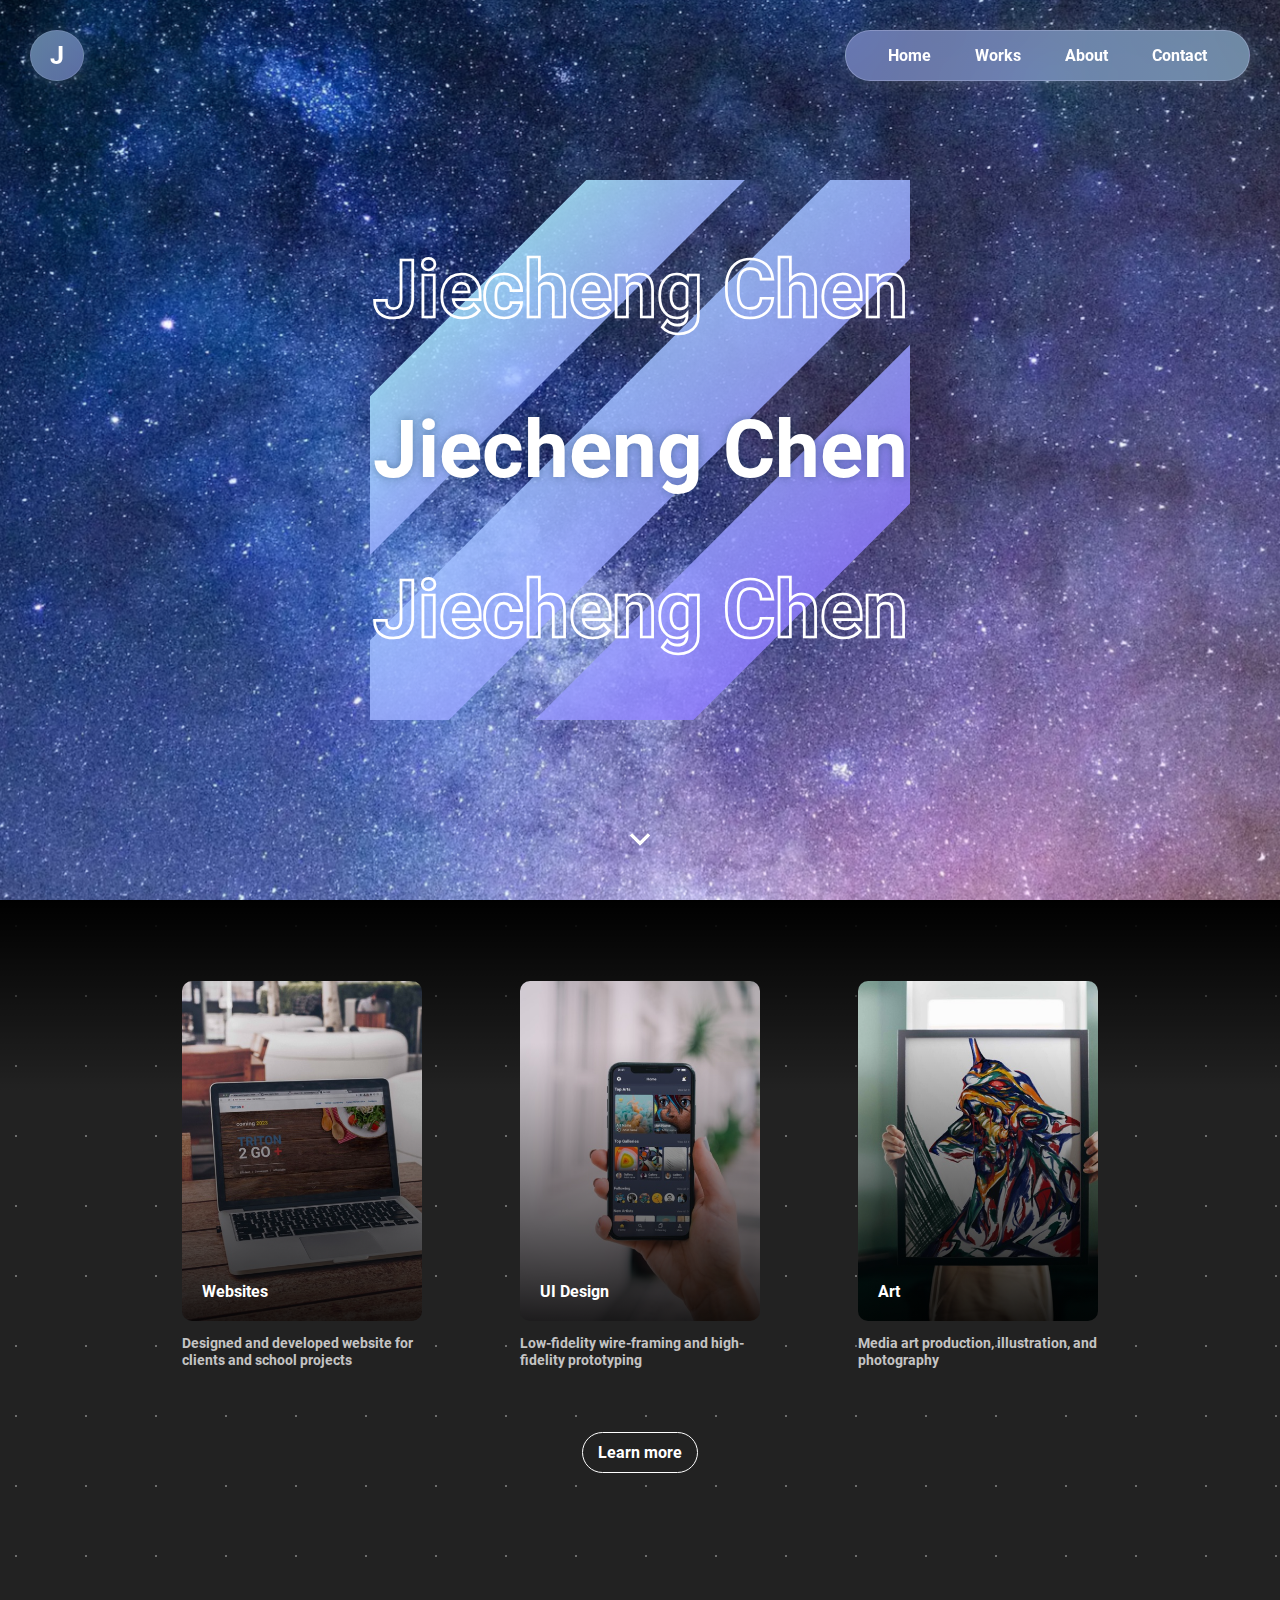
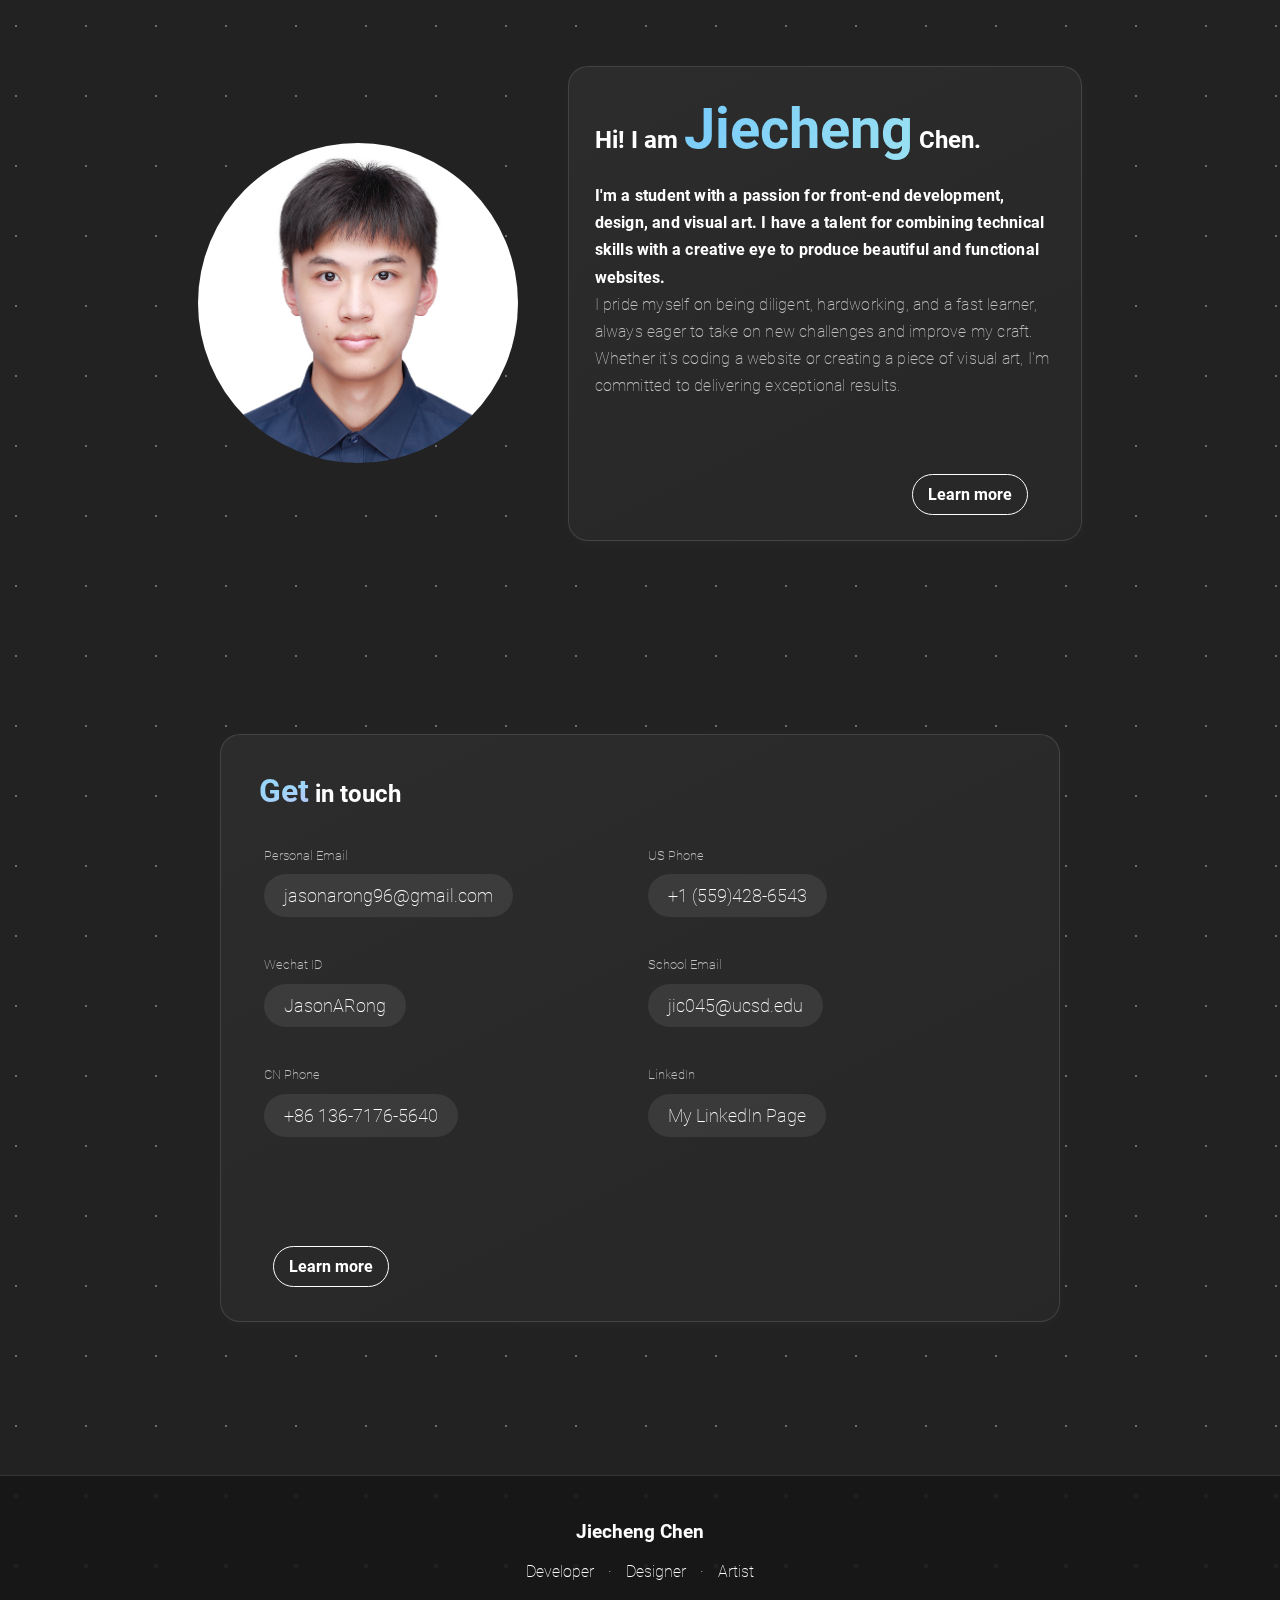
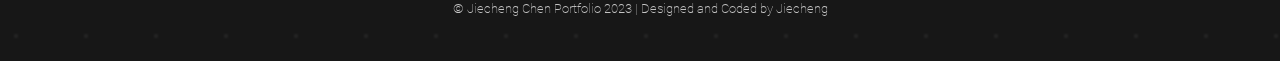
<file: index.html>
<!DOCTYPE html>
<html lang="en">
    <head>
        <meta charset="utf-8" />
        <meta name="description" content="Jiecheng's personal portfolio site" />
	    <meta name="author" content="Jiecheng Chen" />
        <meta name="viewport" content="width=device-width, initial-scale=1.0" />
        <title>Jiecheng's portfolio</title>
        <link href="styles/main.css" rel="stylesheet"  type="text/css"/>
        <link href="images/favicon.ico" rel="icon">

    </head>
    

    <body>
        
        <div class="iconNav">        
            <a href="./index.html" style="text-decoration: none;">
                <div class="siteIcon">J</div>
            </a>
            
            <nav aria-label="main" class="navBar">
                <ul>
                    <li><a href="index.html" id="homeNav">Home</a></li>
                    <li><a href="works.html">Works</a>
                        <div class="dropdown-content">
                            <a href="websites.html">Webites</a><br/>
                            <a href="ui.html" id="uiLink">UI</a><br/>
                            <a href="art.html" id="artLink">Art</a>
                        </div>
                    </li>
                    <li><a href="about.html">About</a></li>
                    <li><a href="contact.html">Contact</a></li>
                </ul>
            </nav>

            <input type="checkbox" class="menuCheck">
            <div class="hamburger">
                <span class="line" id="line1"></span>
                <span class="line" id="line2"></span>
            </div>
            <nav aria-label="phoneNav" class="phoneNav">
                <ul>
                    <li><a href="index.html">Home</a></li>
                    <li><a href="works.html">Works</a></li>
                    <li><a href="about.html">About</a></li>
                    <li><a href="contact.html">Contact</a></li>
                    <li>
                        <div>
                            <a href="websites.html">Webites</a><br/>
                            <a href="ui.html">UI</a><br/>
                            <a href="art.html">Art</a>
                        </div>
                    </li>
                </ul>
            </nav>

        </div>


        <header id="homeHeader" >              
            <div id="heroPage">
                <img src="./images/hero.webp" alt="background" id="heroBack">
                <cite style="display: none;">https://unsplash.com/photos/rCbdp8VCYhQ</cite>
                <!-- <img src="./images/dots.png" id="dots"> -->
                <svg width="443" height="443" viewBox="0 0 443 443" fill="none" xmlns="http://www.w3.org/2000/svg">
                    <g opacity="0.85" clip-path="url(#clip0_206_183)" filter="url(#filter0_b_206_183)">
                    <rect x="76.5001" y="501.656" width="604.455" height="92.0453" transform="rotate(-45 76.5001 501.656)" fill="url(#paint0_linear_206_183)"/>
                    <rect x="-126" y="303.414" width="604.455" height="92.0453" transform="rotate(-45 -126 303.414)" fill="url(#paint1_linear_206_183)"/>
                    <rect x="-48.9392" y="426.483" width="681" height="92.0453" transform="rotate(-45 -48.9392 426.483)" fill="url(#paint2_linear_206_183)"/>
                    </g>
                    <defs>
                    <filter id="filter0_b_206_183" x="-10" y="-10" width="463" height="463" filterUnits="userSpaceOnUse" color-interpolation-filters="sRGB">
                    <feFlood flood-opacity="0" result="BackgroundImageFix"/>
                    <feGaussianBlur in="BackgroundImageFix" stdDeviation="5"/>
                    <feComposite in2="SourceAlpha" operator="in" result="effect1_backgroundBlur_206_183"/>
                    <feBlend mode="normal" in="SourceGraphic" in2="effect1_backgroundBlur_206_183" result="shape"/>
                    </filter>
                    <linearGradient id="paint0_linear_206_183" x1="380.666" y1="278.807" x2="378.727" y2="593.701" gradientUnits="userSpaceOnUse">
                    <stop stop-color="#AAE5FF" offset=""/>
                    <stop offset="1" stop-color="#907EFF"/>
                    </linearGradient>
                    <linearGradient id="paint1_linear_206_183" x1="176.227" y1="303.414" x2="175.167" y2="494.394" gradientUnits="userSpaceOnUse">
                    <stop stop-color="#AAE5FF" offset=""/>
                    <stop offset="1" stop-color="#907EFF"/>
                    </linearGradient>
                    <linearGradient id="paint2_linear_206_183" x1="297.135" y1="291.041" x2="297.135" y2="662.979" gradientUnits="userSpaceOnUse">
                    <stop stop-color="#AAE5FF" offset=""/>
                    <stop offset="1" stop-color="#907EFF"/>
                    </linearGradient>
                    <clipPath id="clip0_206_183">
                    <rect width="443" height="443" fill="white"/>
                    </clipPath>
                    </defs>
                </svg>
                    
                <div id="headerText">
                    <h2 class="hollow"><b>Jiecheng Chen</b></h2>
                    <h1><b>Jiecheng Chen</b></h1>
                    <h2 class="hollow"><b>Jiecheng Chen</b></h2>
                <!-- <p>Developer | Designer | Artist</p> -->
                </div>
            </div>
                
            <a href="#myWorksSection">
                <svg id ="downArrow" width="41" height="41" viewBox="0 0 41 41" fill="none" xmlns="http://www.w3.org/2000/svg">
                    <path d="M12.6587 14.6575L20.5 22.4988L28.3413 14.6575L30.75 17.0833L20.5 27.3333L10.25 17.0833L12.6587 14.6575Z" fill="white"/>
                </svg>                        
            </a>
            <div id="headerEnd">
                <picture>
                    <source media="(min-width: 768px)" srcset="./images/mountainLarge.webp">
                    <img src="./images/mountainMedium.webp" alt="Mountain Image for Hero Section">
                </picture>
                <cite style="display: none;">https://unsplash.com/photos/g30P1zcOzXo</cite>
            </div>
            
            <div id="headerEndText">
                <h3>Developer | Designer | Artist</h3>
                <p><em>“Art is the elimination of the unnecessary.” - Pablo Picasso</em></p>
                <svg  width="41" height="41" viewBox="0 0 41 41" fill="none" xmlns="http://www.w3.org/2000/svg">
                    <path d="M12.6587 14.6575L20.5 22.4988L28.3413 14.6575L30.75 17.0833L20.5 27.3333L10.25 17.0833L12.6587 14.6575Z" fill="white"/>
                </svg>  
            </div>
        </header>



        <main>

            <section id="myWorksSection">
                

                <section id="cards">
                    <div id="websites" class="card">
                        <h2>Developer</h2>
                        <a href="websites.html">
                            <div id="websitesCard" class="cardImg"><b>Websites</b>
                            </div>
                        </a>
                        <p>Designed and developed website for clients and school projects</p>
                        <cite style="display: none;">https://unsplash.com/photos/bs2Ba7t69mM</cite>
                    </div>
    
                    <div id="uiDesign" class="card">
                        <h2>Designer</h2>
                        <a href="ui.html"><div id="uiDesignCard" class="cardImg"><b>UI Design</b>
                        </div></a>
                        <p>Low-fidelity wire-framing and high-fidelity prototyping</p>
                        <cite style="display: none;">https://unsplash.com/photos/Nf5fSqHm-iY</cite>
                    </div>
    
                    <div id="art" class="card">
                        <h2>Artist</h2>
                        <a href="art.html"><div id="artCard" class="cardImg"><b>Art</b>
                        </div></a>
                        <p>Media art production, illustration, and photography</p>
                        <cite style="display: none;">https://www.pexels.com/photo/person-holding-white-printer-paper-4065188/</cite>
                    </div>
                    
                </section>
                  
                
                <!-- <button onclick="window.location.href='works.html';">learn more</button> -->
                <div id="learnWorksButton" class="learnMoreButton">
                    <a href="works.html" >Learn more</a>
                </div>


            </section>


            <section id="aboutSection">
                <img src="./images/profile.JPG" alt="Jiecheng Chen's profile photo" width="320" height="320">
                
                <section id="introduction"  class="sec">
                    <div>
                        <h2>Hi! I am <span id="hi">Jiecheng</span>  Chen.</h2>
                        <p> I'm a student with a passion for front-end development, design, and visual art. 
                            I have a talent for combining technical skills with a creative eye to produce beautiful and 
                            functional websites.<br><span style="color:#c4c4c4; font-weight:100"> I pride myself on being diligent, hardworking, and a fast learner, always 
                            eager to take on new challenges and improve my craft. Whether it's coding a website or creating 
                            a piece of visual art, I'm committed to delivering exceptional results.</span></p>
                    </div>
                    <div id="learnAboutButton" class="learnMoreButton">
                        <a href="about.html">Learn more</a>
                    </div>
                </section>

                <!-- <button onclick="window.location.href='about.html';">learn more</button> -->
                
            </section>


            <section id="contactSection"  class="sec">
                <div>
                    <h2><span id="get">Get</span> in touch</h2>
                    <div id="contactways">
                        <div>
                            <h4>Personal Email</h4>
                            <a href="mailto:jasonarong96@gmail.com">jasonarong96@gmail.com</a>
                        </div>
                        <div>
                            <h4>US Phone</h4>
                            <a href="tel:+15594286543">+1 (559)428-6543</a>
                        </div>
                        <div>
                            <h4>Wechat ID</h4>
                            <a href="https://u.wechat.com/EI4TjgHqtUbLu5bWqrIGXa4" target="_blank">JasonARong</a>
                        </div>
                        <div>
                            <h4>School Email</h4>
                            <a href="mailto:jasonarong96@gmail.com">jic045@ucsd.edu</a>
                        </div>
                        <div>
                            <h4>CN Phone</h4>
                            <a href="tel:+8613671765640">+86 136-7176-5640</a>
                        </div>
                        <div>
                            <h4>LinkedIn</h4>
                            <a href="https://www.linkedin.com/in/jiecheng-chen-4165b125a/" target="_blank">My LinkedIn Page</a>
                        </div>
    
                    </div>
                </div>
                <div id="learnContactButton" class="learnMoreButton">
                    <a href="contact.html">Learn more</a>
                </div>
                
            </section>
        </main>





        <footer>
            <h3>Jiecheng Chen</h3>
            <p>Developer · Designer · Artist</p>
            <p id="copyright">&copy; Jiecheng Chen Portfolio 2023 | Designed and Coded by Jiecheng</p>
        </footer>
    </body>




</html>
</file>
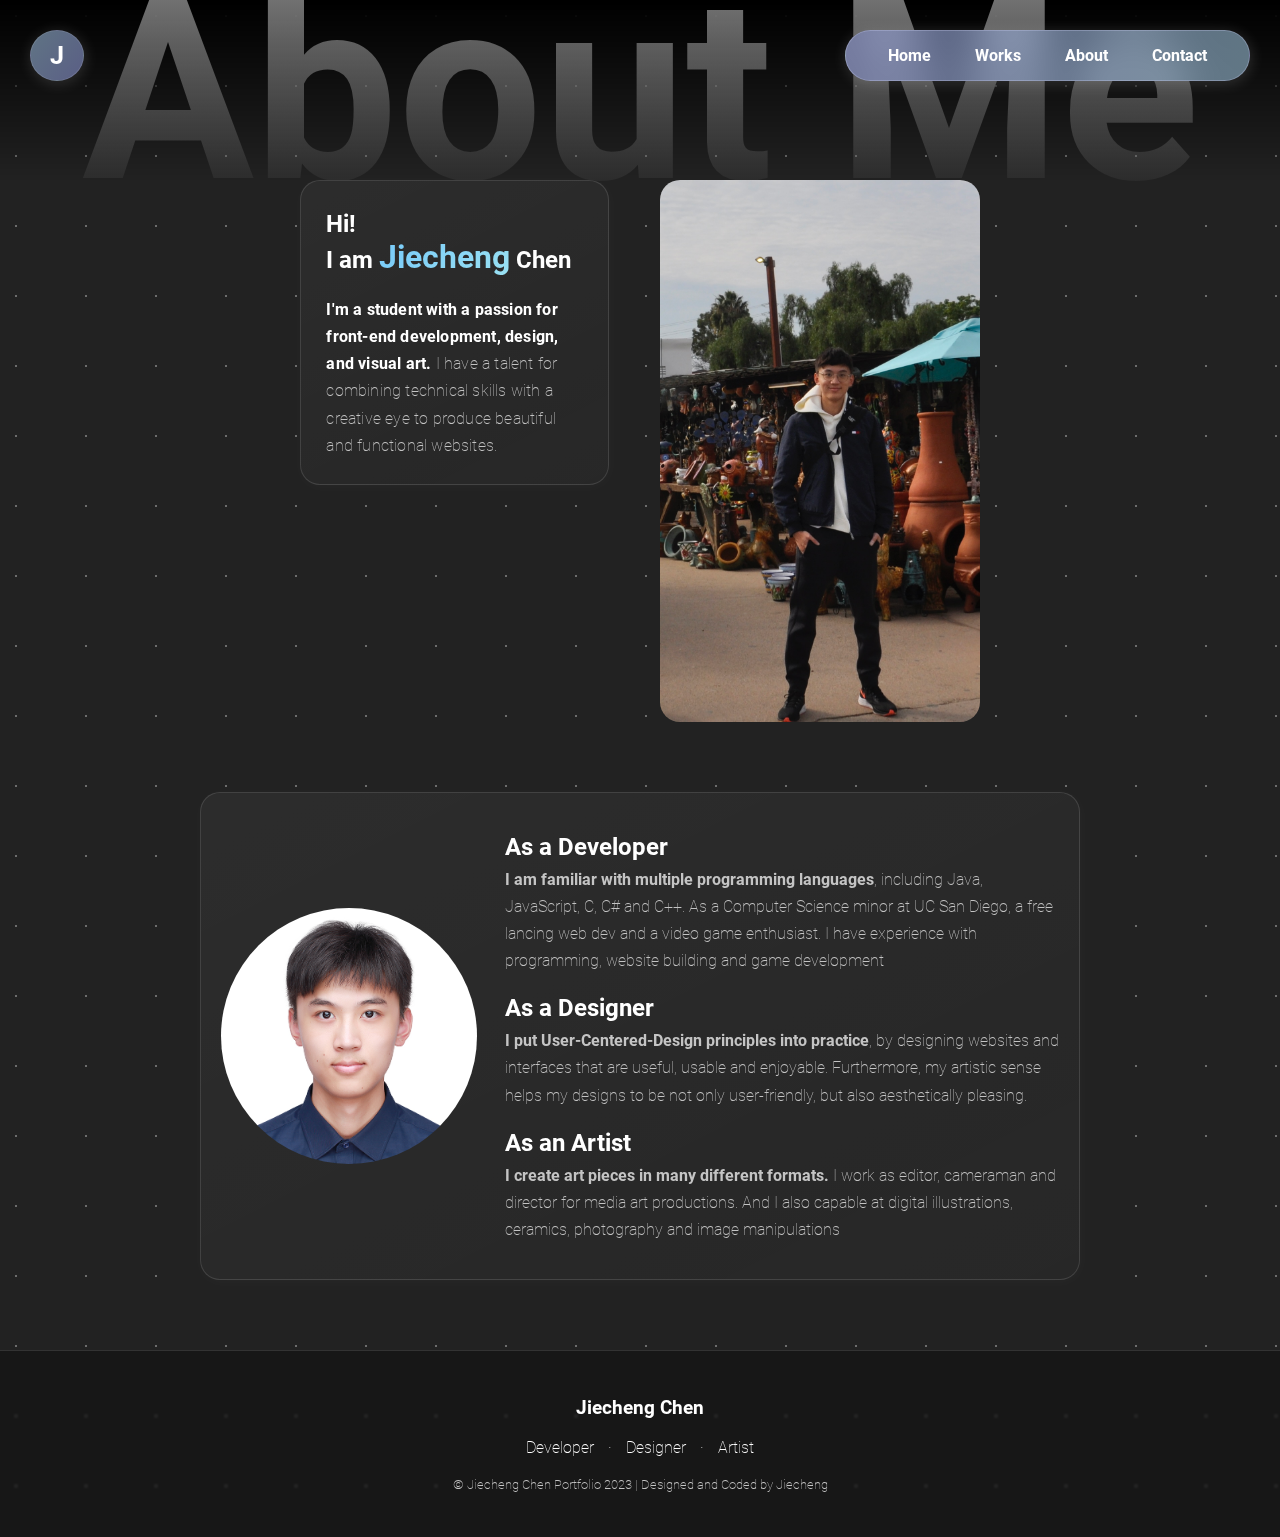
<file: about.html>
<!DOCTYPE html>
<html lang="en">
    <head>
        <meta charset="utf-8" />
        <meta name="description" content="Jiecheng's personal portfolio site" />
	    <meta name="author" content="Jiecheng Chen" />
        <meta name="viewport" content="width=device-width, initial-scale=1.0" />
        <title>Jiecheng's portfolio</title>
        <link href="styles/about.css" rel="stylesheet" type="text/css"/>
        <link href="images/favicon.ico" rel="icon">

    </head>
    <body>
        <div class="iconNav">        
            <a href="./index.html" style="text-decoration: none;">
                <div class="siteIcon">J</div>
            </a>
            
            <nav aria-label="main" class="navBar">
                <ul>
                    <li><a href="index.html">Home</a></li>
                    <li><a href="works.html">Works</a>
                        <div class="dropdown-content">
                            <a href="websites.html">Webites</a><br/>
                            <a href="ui.html" id="uiLink">UI</a><br/>
                            <a href="art.html" id="artLink">Art</a>
                        </div>
                    </li>
                    <li><a href="about.html">About</a></li>
                    <li><a href="contact.html">Contact</a></li>
                </ul>
            </nav>

            <input type="checkbox" class="menuCheck">
            <div class="hamburger">
                <span class="line" id="line1"></span>
                <span class="line" id="line2"></span>
            </div>
            <nav aria-label="phoneNav" class="phoneNav">
                <ul>
                    <li><a href="index.html">Home</a></li>
                    <li><a href="works.html">Works</a></li>
                    <li><a href="about.html">About</a></li>
                    <li><a href="contact.html">Contact</a></li>
                    <li>
                        <div>
                            <a href="websites.html">Webites</a><br/>
                            <a href="ui.html">UI</a><br/>
                            <a href="art.html">Art</a>
                        </div>
                    </li>
                </ul>
            </nav>
        </div>
        <header id="pageHeader">            

            <h1>About Me</h1>

        </header>
        <main>
            <section id="quickIntro">
                <section class="sec">
                    <h2>Hi!<br>
                        I am <span>Jiecheng</span> Chen</h2>
                    <p> I'm a student with a passion for front-end development, design, and visual art.
                        <span style="color:#c4c4c4; font-weight:100">  
                        I have a talent for combining technical skills with a creative eye to produce beautiful and 
                        functional websites. </span></p>
                </section>
                <img src="./images/fullshot.jpg" alt="A picture of Jiecheng" width ="320">
            </section>

            <section id="details" class="sec">
                <img src="./images/profile.JPG" alt="Jiecheng's profile photo" width ="300">
                <div id="textDetails">
                    <div>
                        <h2>As a Developer</h2>
                        <p> <strong>I am familiar with multiple programming languages</strong>, including Java, JavaScript, C, C# and C++. 
                            As a Computer Science minor at UC San Diego, a free lancing web dev and a video game enthusiast. 
                            I have experience with programming, website building and game development
                        </p>
                    </div>
                    <div>
                        <h2>As a Designer</h2>
                        <p><strong>I put User-Centered-Design principles into practice</strong>, by designing websites and interfaces that are
                            useful, usable and enjoyable. Furthermore, my artistic sense helps my designs to be not only user-friendly, 
                            but also aesthetically pleasing.
                        </p>
                    </div>
                    <div>
                        <h2>As an Artist</h2>
                        <p><strong>I create art pieces in many different formats.</strong> 
                            I work as editor, cameraman and director for media art productions. 
                            And I also capable at digital illustrations, ceramics, photography and image manipulations
                        </p>
                    </div>     
                </div>
                                               
            </section>
        </main>
        <footer>
            <h3>Jiecheng Chen</h3>
            <p>Developer · Designer · Artist</p>
            <p id="copyright">&copy; Jiecheng Chen Portfolio 2023 | Designed and Coded by Jiecheng</p>
        </footer>
    </body>



</html>
</file>
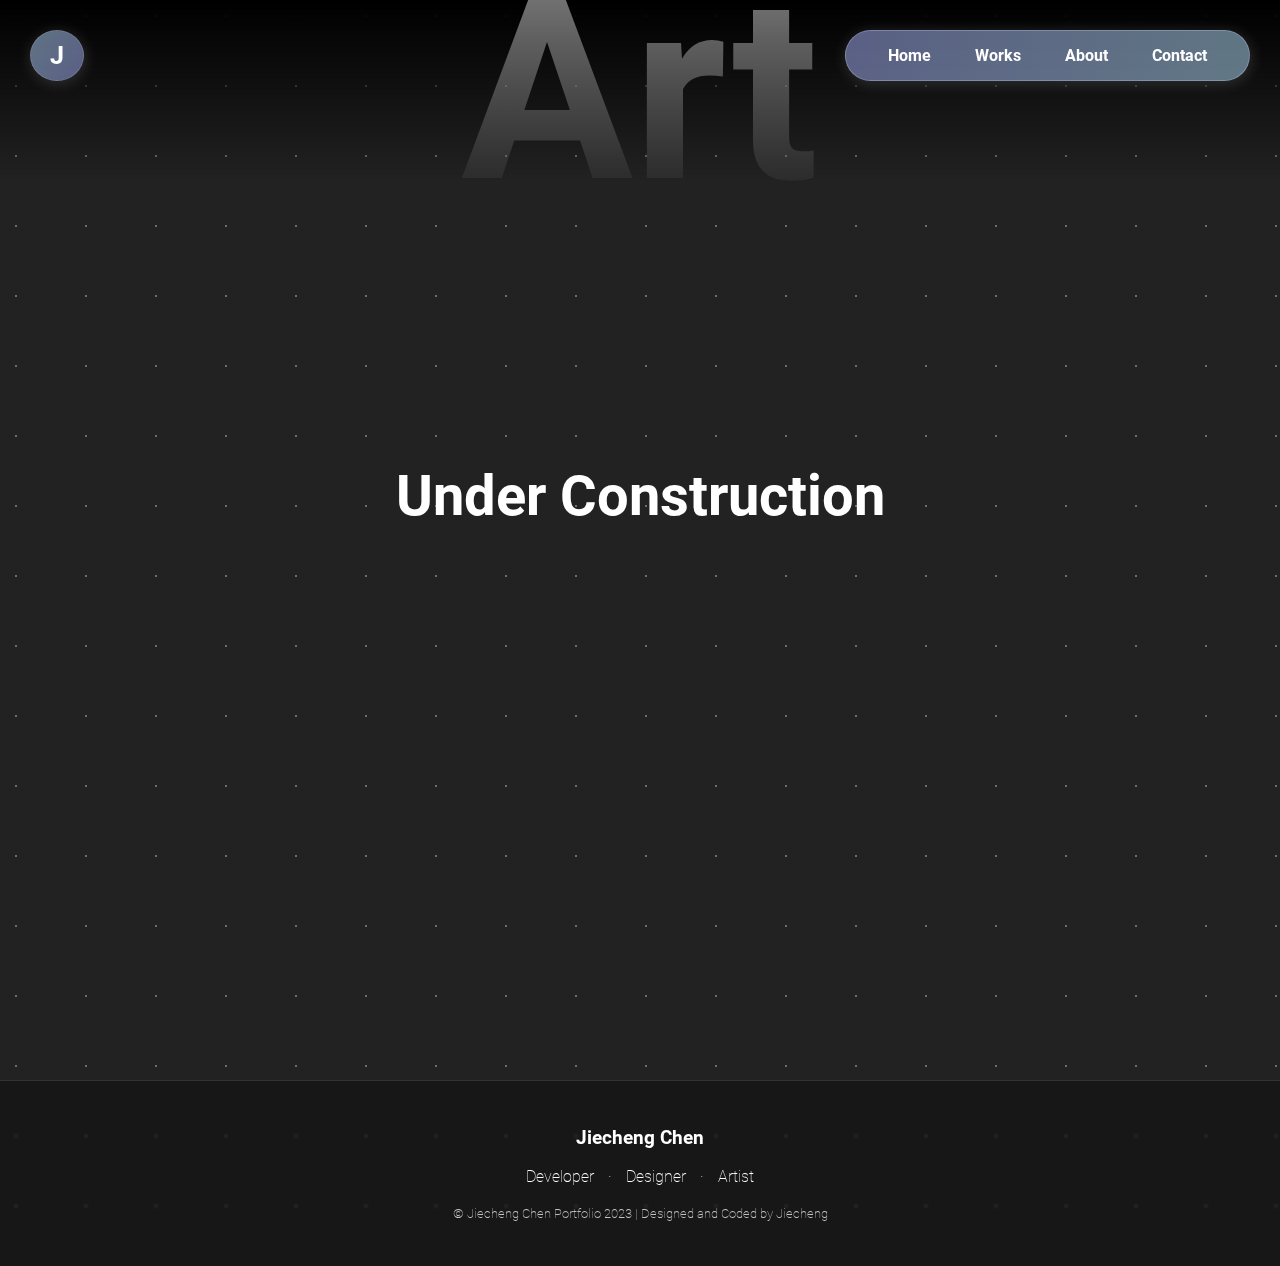
<file: art.html>
<!DOCTYPE html>
<html lang="en">
    <head>
        <meta charset="utf-8" />
        <meta name="description" content="Jiecheng's personal portfolio site" />
	    <meta name="author" content="Jiecheng Chen" />
        <meta name="viewport" content="width=device-width, initial-scale=1.0" />
        <title>Jiecheng's portfolio</title>
        <link href="styles/art.css" rel="stylesheet" type="text/css"/>
        <link href="images/favicon.ico" rel="icon">

    </head>
    <body>
        <div class="iconNav">        
            <a href="./index.html" style="text-decoration: none;">
                <div class="siteIcon">J</div>
            </a>
            
            <nav aria-label="main" class="navBar">
                <ul>
                    <li><a href="index.html">Home</a></li>
                    <li><a href="works.html">Works</a>
                        <div class="dropdown-content">
                            <a href="websites.html">Webites</a><br/>
                            <a href="ui.html" id="uiLink">UI</a><br/>
                            <a href="art.html" id="artLink">Art</a>
                        </div>
                    </li>
                    <li><a href="about.html">About</a></li>
                    <li><a href="contact.html">Contact</a></li>
                </ul>
            </nav>

            <input type="checkbox" class="menuCheck">
            <div class="hamburger">
                <span class="line" id="line1"></span>
                <span class="line" id="line2"></span>
            </div>
            <nav aria-label="phoneNav" class="phoneNav">
                <ul>
                    <li><a href="index.html">Home</a></li>
                    <li><a href="works.html">Works</a></li>
                    <li><a href="about.html">About</a></li>
                    <li><a href="contact.html">Contact</a></li>
                    <li>
                        <div>
                            <a href="websites.html">Webites</a><br/>
                            <a href="ui.html">UI</a><br/>
                            <a href="art.html">Art</a>
                        </div>
                    </li>
                </ul>
            </nav>
        </div>

        <header id="pageHeader">            
            <h1>Art</h1>
        </header>


        <main>
            <h2> Under Construction</h2>

        </main>


        <footer>
            <h3>Jiecheng Chen</h3>
            <p>Developer · Designer · Artist</p>
            <p id="copyright">&copy; Jiecheng Chen Portfolio 2023 | Designed and Coded by Jiecheng</p>
        </footer>
    </body>



</html>
</file>
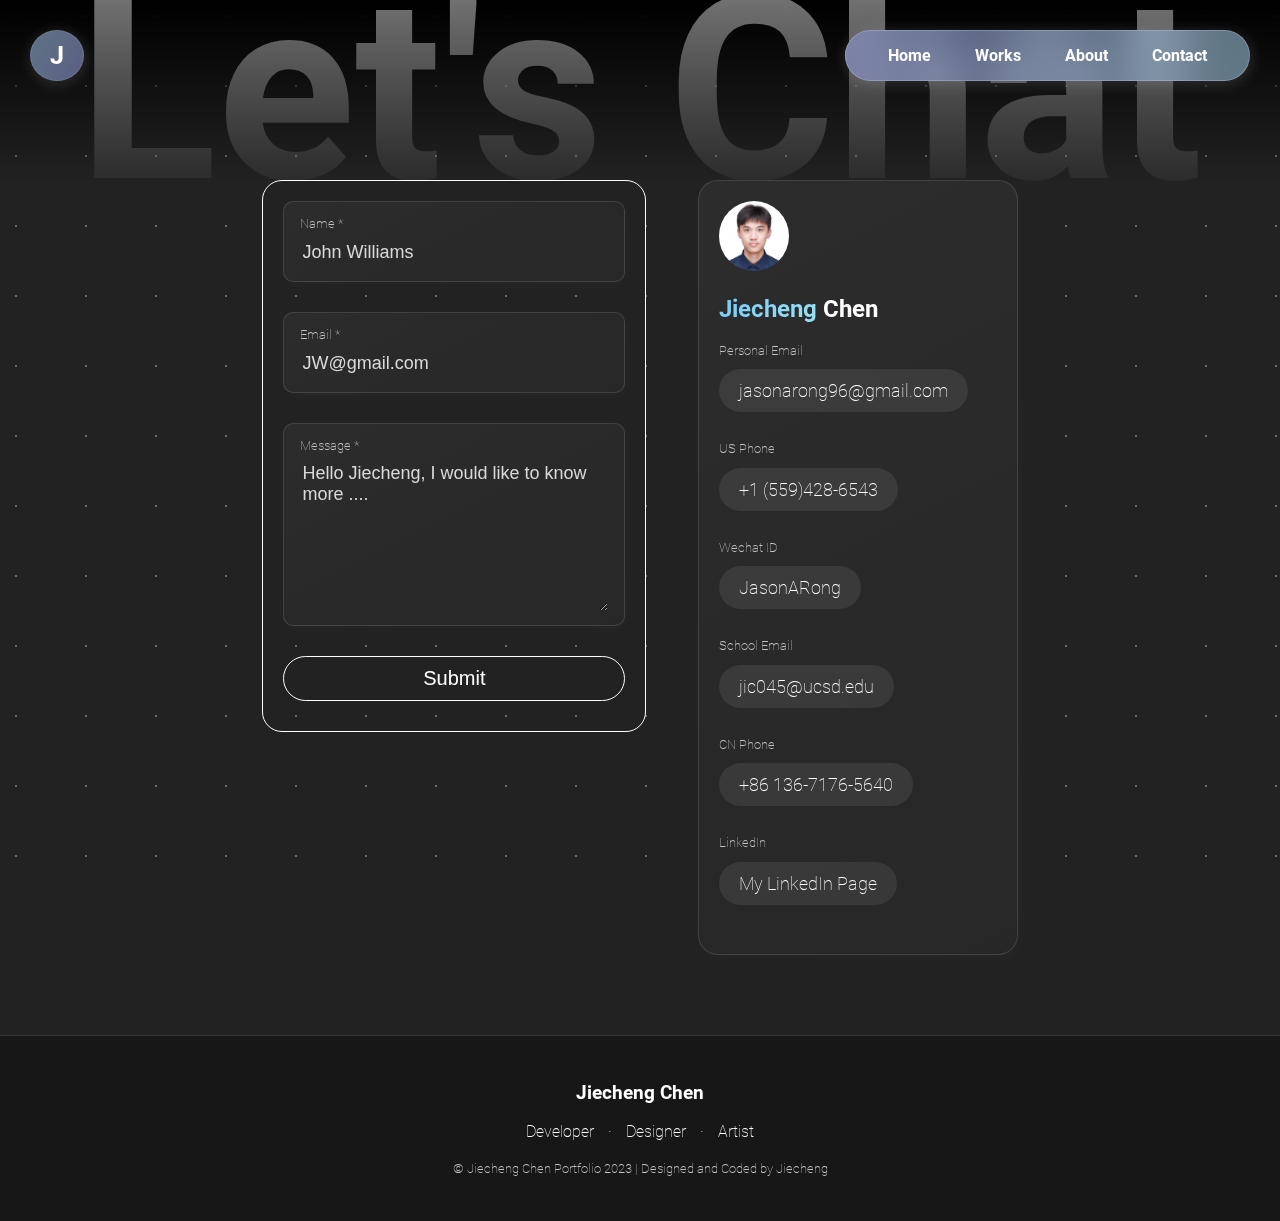
<file: contact.html>
<!DOCTYPE html>
<html lang="en">
    <head>
        <meta charset="utf-8" />
        <meta name="description" content="Jiecheng's personal portfolio site" />
	    <meta name="author" content="Jiecheng Chen" />
        <meta name="viewport" content="width=device-width, initial-scale=1.0" />
        <title>Jiecheng's portfolio</title>
        <link href="styles/contact.css" rel="stylesheet" type="text/css"/>
        <link href="images/favicon.ico" rel="icon">

    </head>
    <body>
        <div class="iconNav">        
            <a href="./index.html" style="text-decoration: none;">
                <div class="siteIcon">J</div>
            </a>
            
            <nav aria-label="main" class="navBar">
                <ul>
                    <li><a href="index.html">Home</a></li>
                    <li><a href="works.html">Works</a>
                        <div class="dropdown-content">
                            <a href="websites.html">Webites</a><br/>
                            <a href="ui.html" id="uiLink">UI</a><br/>
                            <a href="art.html" id="artLink">Art</a>
                        </div>
                    </li>
                    <li><a href="about.html">About</a></li>
                    <li><a href="contact.html">Contact</a></li>
                </ul>
            </nav>

            <input type="checkbox" class="menuCheck">
            <div class="hamburger">
                <span class="line" id="line1"></span>
                <span class="line" id="line2"></span>
            </div>
            <nav aria-label="phoneNav" class="phoneNav">
                <ul>
                    <li><a href="index.html">Home</a></li>
                    <li><a href="works.html">Works</a></li>
                    <li><a href="about.html">About</a></li>
                    <li><a href="contact.html">Contact</a></li>
                    <li>
                        <div>
                            <a href="websites.html">Webites</a><br/>
                            <a href="ui.html">UI</a><br/>
                            <a href="art.html">Art</a>
                        </div>
                    </li>
                </ul>
            </nav>
        </div>
        <header id="pageHeader">            
            <h1>Let's Chat</h1>
        </header>

        <main>              
            <section id="form">
                <form method="get" id="contactform">
                    <div class="inputFields" >   
                        <label for="name" class="field-label">Name *</label>
                        <input type="text" class="field-input" maxlength="256" name="name" 
                        data-name="Name" placeholder="John Williams" id="name" required>
                    </div> 
                    <br>
                    <div class="inputFields">  
                        <label for="email" class="field-label">Email *</label>
                        <input type="text" class="field-input" maxlength="256" name="email" 
                        data-name="Email" placeholder="JW@gmail.com" id="email" required>
                    </div>
                    <br>
                    <div class="inputFields"> 
                        <label for="message" class="field-label">Message *</label>
                        <textarea placeholder="Hello Jiecheng, I would like to know more ...." 
                        maxlength="5000" id="message" name="message" required data-name="Message"></textarea>
                    </div> 
                    <br>
                    <input type="submit" value="Submit">
                </form>
                
            </section>

            <aside class="sec">
                <div id="profile">
                    <img src="./images/profile.JPG" alt="Jiecheng Chen's profile photo" width="70" height="70">
                    <h2><span>Jiecheng</span> Chen</h2>
                </div>
                <div id="contactways">
                    <div>
                        <h4>Personal Email</h4>
                        <a href="mailto:jasonarong96@gmail.com">jasonarong96@gmail.com</a>
                    </div>
                    <div>
                        <h4>US Phone</h4>
                        <a href="tel:+15594286543">+1 (559)428-6543</a>
                    </div>
                    <div>
                        <h4>Wechat ID</h4>
                        <a href="https://u.wechat.com/EI4TjgHqtUbLu5bWqrIGXa4" target="_blank">JasonARong</a>
                    </div>
                    <div>
                        <h4>School Email</h4>
                        <a href="mailto:jasonarong96@gmail.com">jic045@ucsd.edu</a>
                    </div>
                    <div>
                        <h4>CN Phone</h4>
                        <a href="tel:+8613671765640">+86 136-7176-5640</a>
                    </div>
                    <div>
                        <h4>LinkedIn</h4>
                        <a href="https://www.linkedin.com/in/jiecheng-chen-4165b125a/" target="_blank">My LinkedIn Page</a>
                    </div>

                </div>
            </aside>
        </main>


        <footer>
            <h3>Jiecheng Chen</h3>
            <p>Developer · Designer · Artist</p>
            <p id="copyright">&copy; Jiecheng Chen Portfolio 2023 | Designed and Coded by Jiecheng</p>
        </footer>
    </body>



</html>
</file>
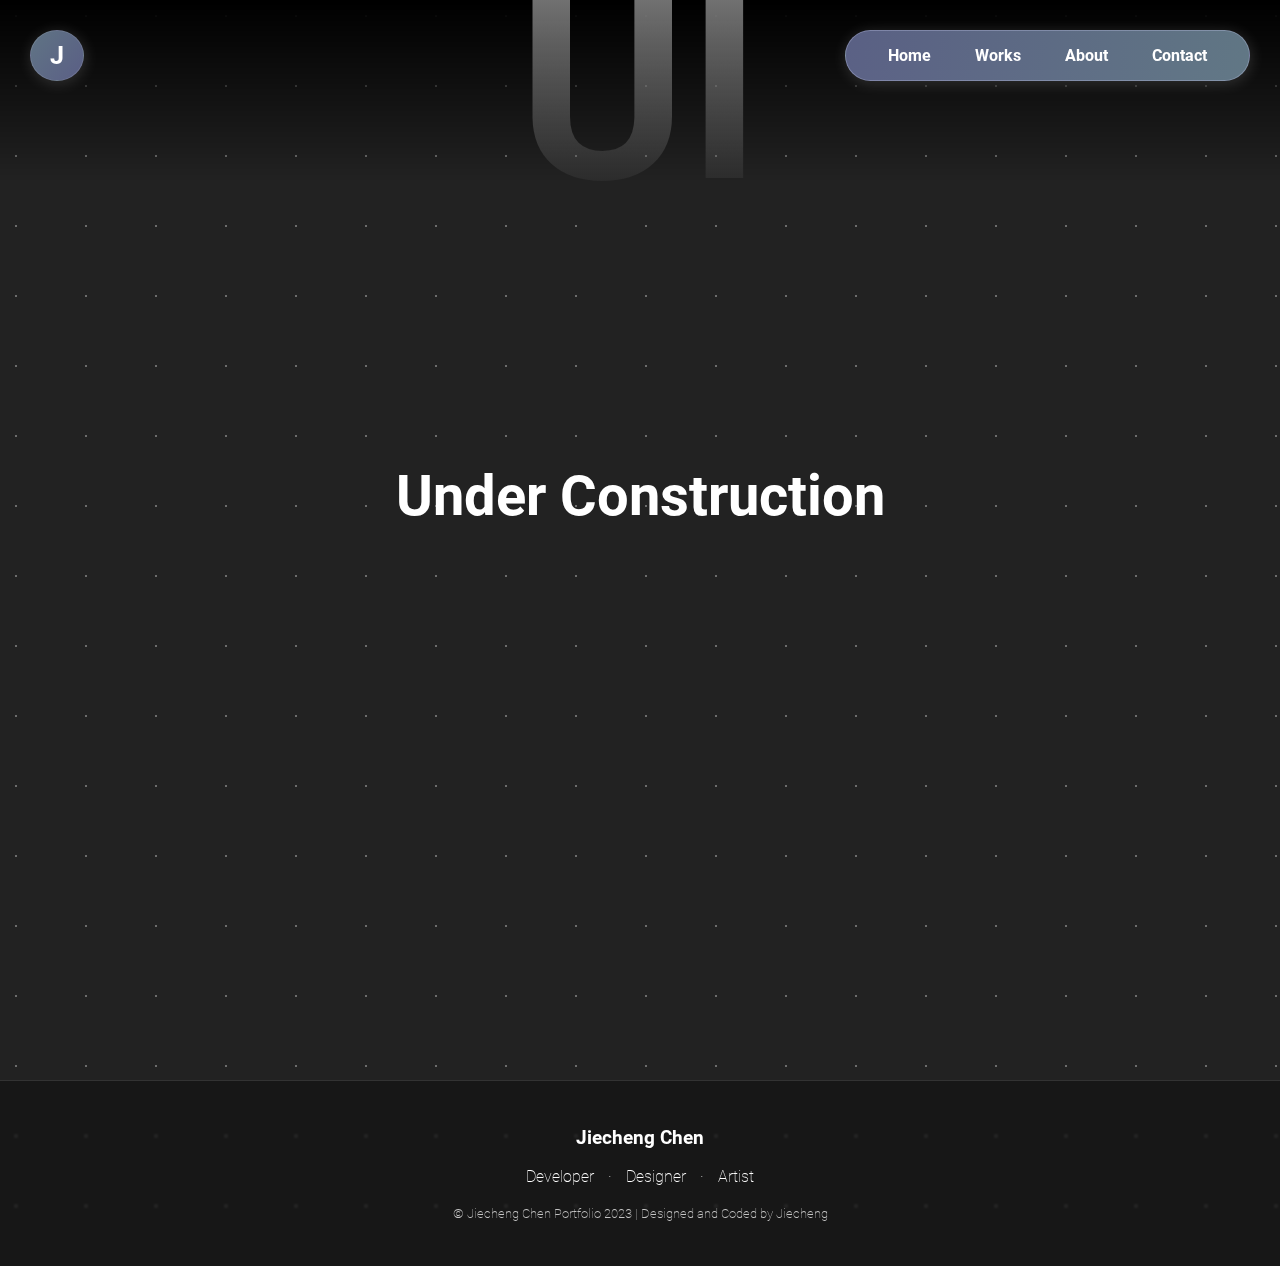
<file: ui.html>
<!DOCTYPE html>
<html lang="en">
    <head>
        <meta charset="utf-8" />
        <meta name="description" content="Jiecheng's personal portfolio site" />
	    <meta name="author" content="Jiecheng Chen" />
        <meta name="viewport" content="width=device-width, initial-scale=1.0" />
        <title>Jiecheng's portfolio</title>
        <link href="styles/ui.css" rel="stylesheet" type="text/css"/>
        <link href="images/favicon.ico" rel="icon">

    </head>
    <body>
        <div class="iconNav">        
            <a href="./index.html" style="text-decoration: none;">
                <div class="siteIcon">J</div>
            </a>
            
            <nav aria-label="main" class="navBar">
                <ul>
                    <li><a href="index.html">Home</a></li>
                    <li><a href="works.html">Works</a>
                        <div class="dropdown-content">
                            <a href="websites.html">Webites</a><br/>
                            <a href="ui.html" id="uiLink">UI</a><br/>
                            <a href="art.html" id="artLink">Art</a>
                        </div>
                    </li>
                    <li><a href="about.html">About</a></li>
                    <li><a href="contact.html">Contact</a></li>
                </ul>
            </nav>

            <input type="checkbox" class="menuCheck">
            <div class="hamburger">
                <span class="line" id="line1"></span>
                <span class="line" id="line2"></span>
            </div>
            <nav aria-label="phoneNav" class="phoneNav">
                <ul>
                    <li><a href="index.html">Home</a></li>
                    <li><a href="works.html">Works</a></li>
                    <li><a href="about.html">About</a></li>
                    <li><a href="contact.html">Contact</a></li>
                    <li>
                        <div>
                            <a href="websites.html">Webites</a><br/>
                            <a href="ui.html">UI</a><br/>
                            <a href="art.html">Art</a>
                        </div>
                    </li>
                </ul>
            </nav>
        </div>
        
        <header id="pageHeader">            
            <h1>UI</h1>
        </header>


        <main>
            <h2>Under Construction</h2>
        </main>


        <footer>
            <h3>Jiecheng Chen</h3>
            <p>Developer · Designer · Artist</p>
            <p id="copyright">&copy; Jiecheng Chen Portfolio 2023 | Designed and Coded by Jiecheng</p>
        </footer>
    </body>



</html>
</file>
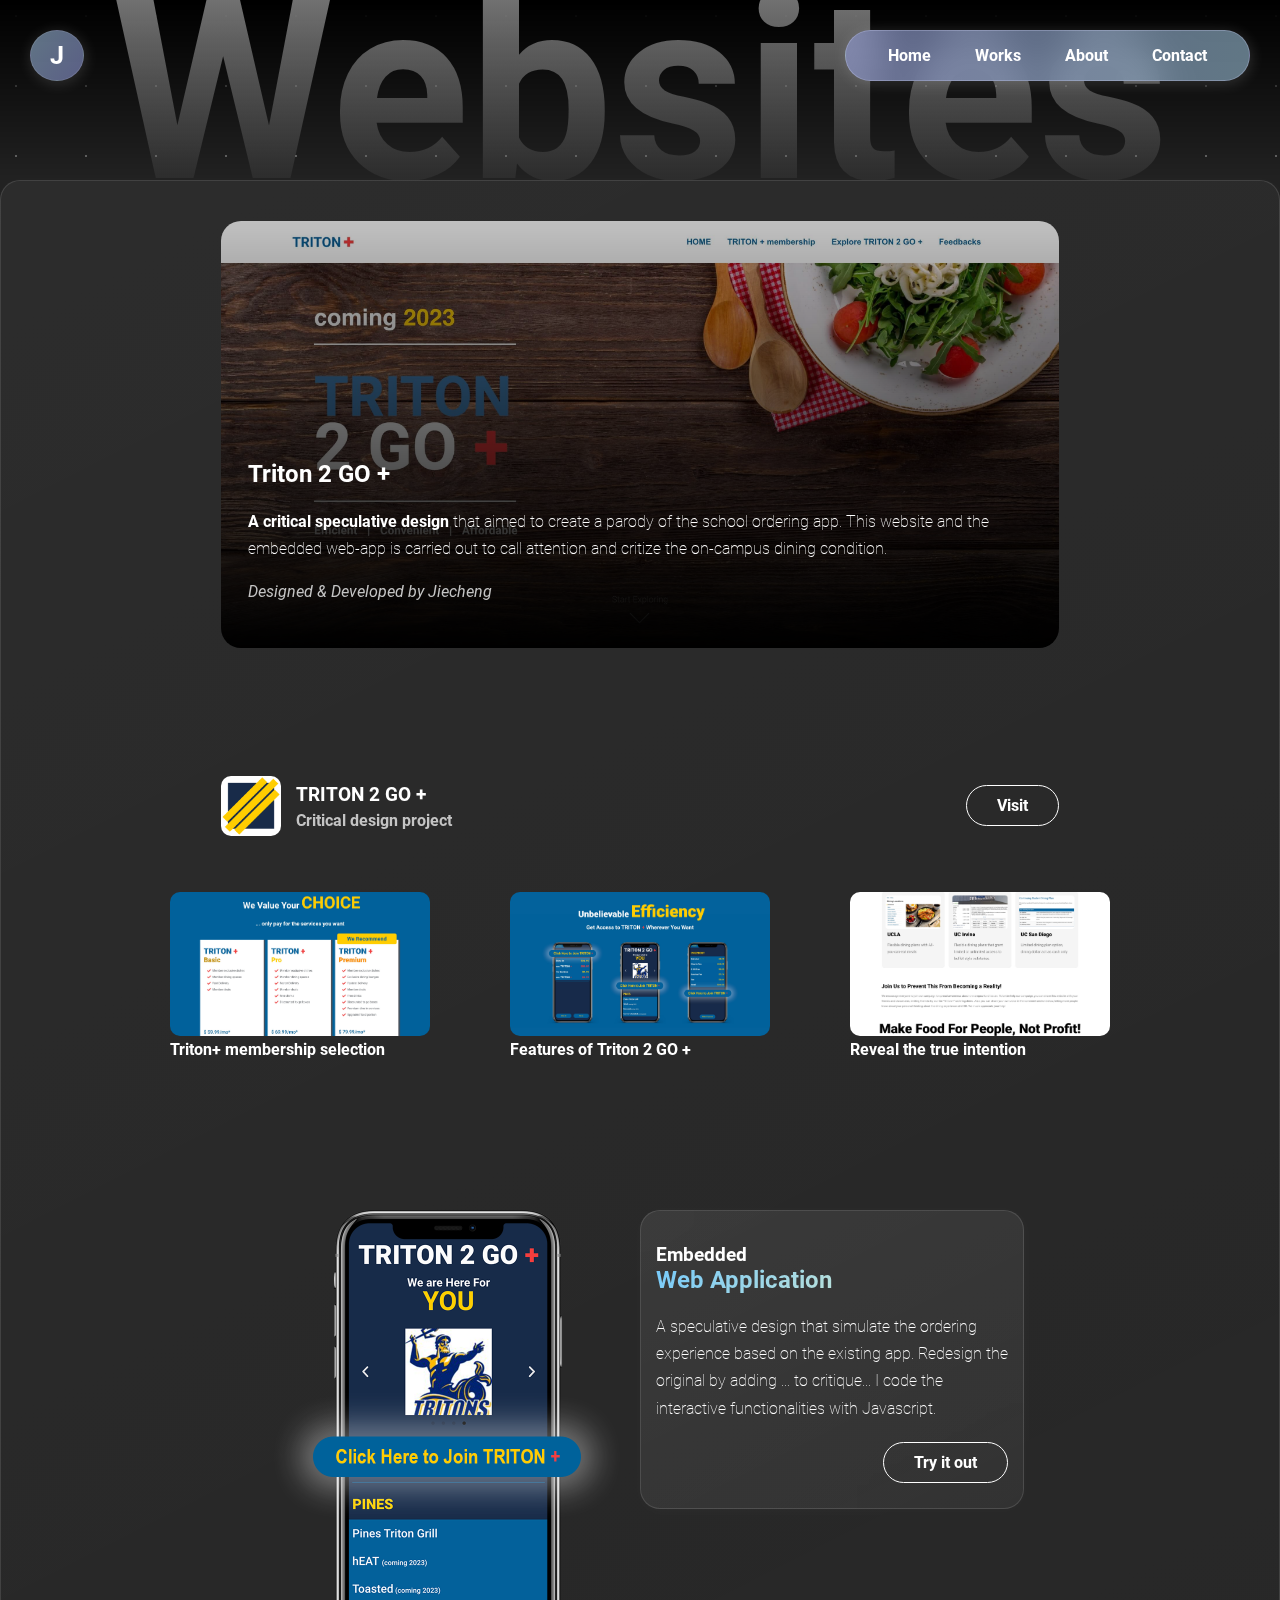
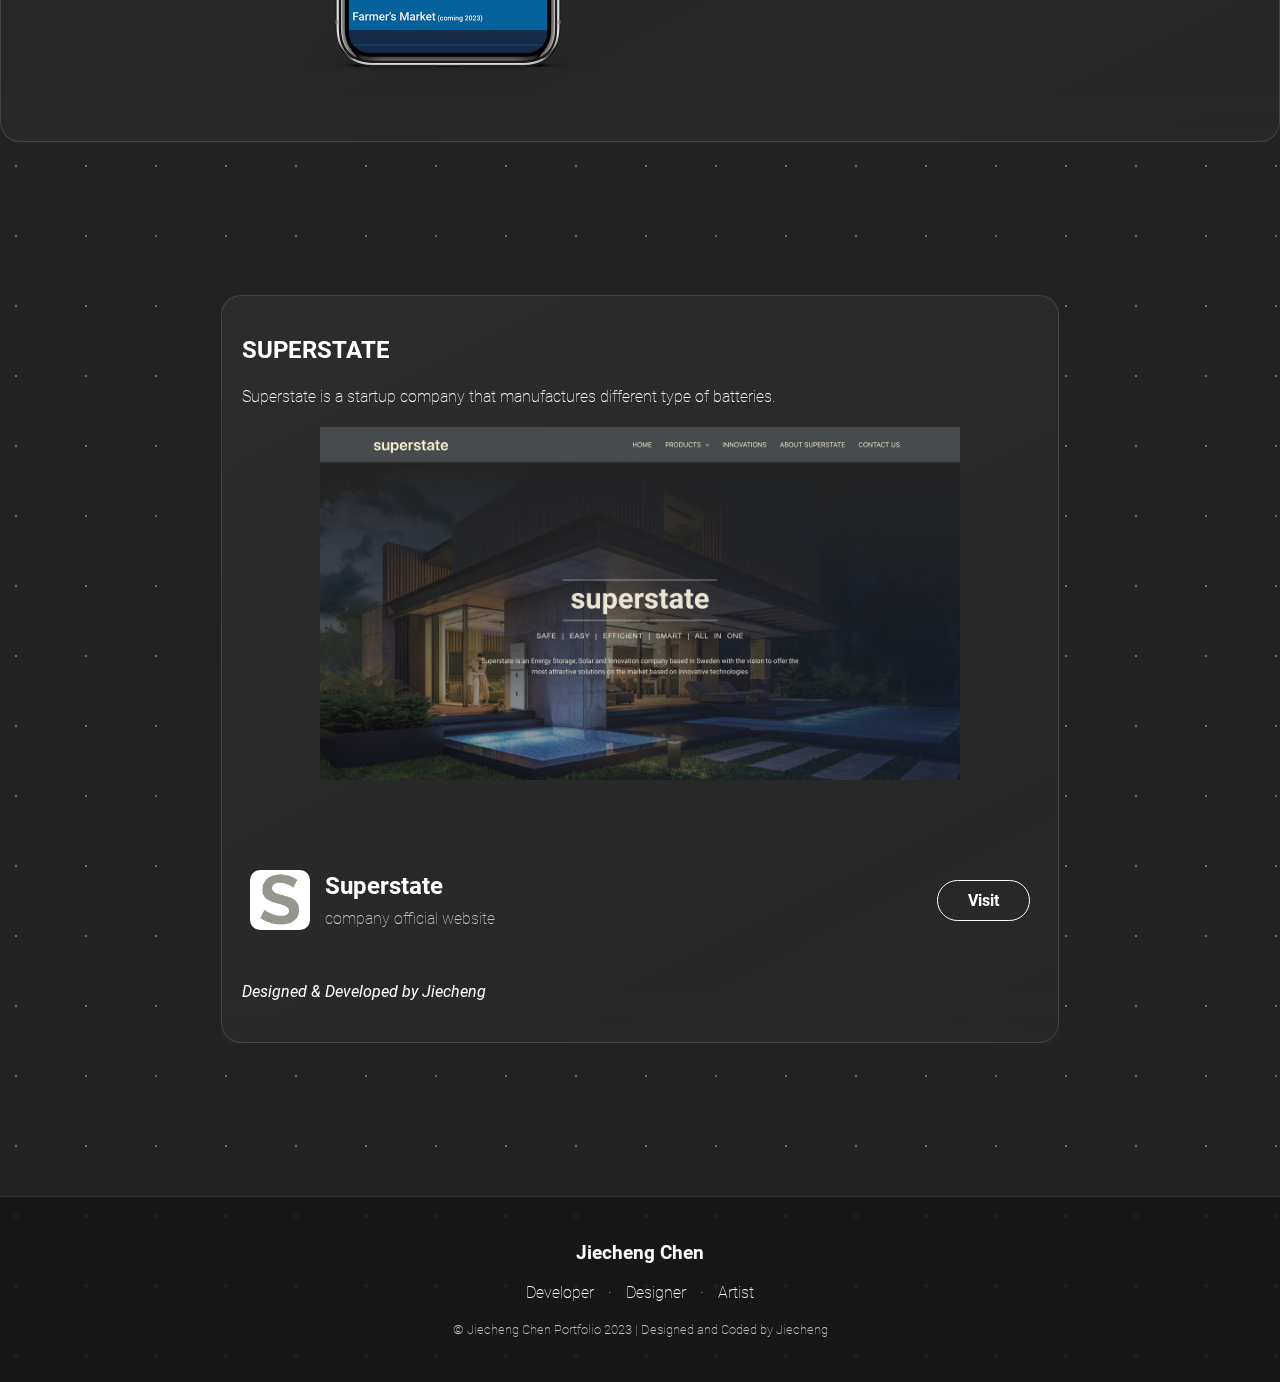
<file: websites.html>
<!DOCTYPE html>
<html lang="en">
    <head>
        <meta charset="utf-8" />
        <meta name="description" content="Jiecheng's personal portfolio site" />
	    <meta name="author" content="Jiecheng Chen" />
        <meta name="viewport" content="width=device-width, initial-scale=1.0" />
        <title>Jiecheng's portfolio</title>
        <link href="styles/websites.css" rel="stylesheet" type="text/css"/>
        <link href="images/favicon.ico" rel="icon">

    </head>
    <body>
        <div class="iconNav">        
            <a href="./index.html" style="text-decoration: none;">
                <div class="siteIcon">J</div>
            </a>
            
            <nav aria-label="main" class="navBar">
                <ul>
                    <li><a href="index.html">Home</a></li>
                    <li><a href="works.html">Works</a>
                        <div class="dropdown-content">
                            <a href="websites.html">Webites</a><br/>
                            <a href="ui.html" id="uiLink">UI</a><br/>
                            <a href="art.html" id="artLink">Art</a>
                        </div>
                    </li>
                    <li><a href="about.html">About</a></li>
                    <li><a href="contact.html">Contact</a></li>
                </ul>
            </nav>

            <input type="checkbox" class="menuCheck">
            <div class="hamburger">
                <span class="line" id="line1"></span>
                <span class="line" id="line2"></span>
            </div>
            <nav aria-label="phoneNav" class="phoneNav">
                <ul>
                    <li><a href="index.html">Home</a></li>
                    <li><a href="works.html">Works</a></li>
                    <li><a href="about.html">About</a></li>
                    <li><a href="contact.html">Contact</a></li>
                    <li>
                        <div>
                            <a href="websites.html">Webites</a><br/>
                            <a href="ui.html">UI</a><br/>
                            <a href="art.html">Art</a>
                        </div>
                    </li>
                </ul>
            </nav>
        </div>
        <header id="pageHeader">            
            <h1>Websites</h1>
        </header>


        <main>
            <section id="triton2goplus" class="sec">
                <section id="tritonIntro">
                   
                    <div>
                        <h2>Triton 2 GO +</h2>
                        <p><strong>A critical speculative design</strong> that aimed to create a parody of the school ordering app. This 
                           website and the embedded web-app is carried out to call attention and critize the on-campus dining condition.
                        </p>
                        <p><em>Designed & Developed by Jiecheng</em></p>
                    </div>
                    
                </section>

                <section id="tritonVisit">
                    <img src="./images/tritonIcon.jpg" alt="Triton 2 go + icon" width="60" height="60">
                    <div>
                        <h3>TRITON 2 GO +</h3>
                        <p>Critical design project</p>    
                    </div>
                    <div class="learnMoreButton">
                        <a href="https://triton2goplus.com/" target="_blank">Visit</a>
                    </div>
                    
                </section>

                <section id="tritonDisplay">
                    <figure id="membership">
                        <img src="./images/membership.jpg"
                        alt="Membership page screenshot" width="260" >
                        <figcaption>Triton+ membership selection</figcaption>
                    </figure>
                    <figure id="exploreApp">
                        <img src="./images/explore.jpg"
                        alt="Explore app page screenshot" width="260" >
                        <figcaption>Features of Triton 2 GO +</figcaption>
                    </figure>
                    <figure id="feedback">
                        <img src="./images/intention.jpg"
                        alt="Feedback page screenshot" width="260" >
                        <figcaption>Reveal the true intention</figcaption>
                    </figure>

                </section>

                <section id="tritonApp">
                
                    <img src="./images/orderPageAd.png" alt="Triton 2 go + demo app home page" width="320" >
                    <div>
                        <h3>Embedded<br>
                            <span>Web Application</span></h3>
                        <p>A speculative design that simulate the ordering experience based on the existing app. 
                            Redesign the original by adding ... to critique... 
                            I code the interactive functionalities with Javascript.
                        </p>    
                    
                    
                        <div class="learnMoreButton">
                            <a href="https://triton2goplus.com/explore-app/" target="_blank">Try it out</a>
                        </div>
                    </div>

                

                </section>
            </section>

            <section id="superstate" class="sec">
                <section>
                    <h2>SUPERSTATE</h2>
                    <p>Superstate is a startup company that manufactures different type of batteries.
                    </p>
                    <img id="superScreen" src="./images/superstate.jpg" alt="screenshot of superstate website" width="320" >
                </section>

                <section >
                    <div id="superVisit">
                        <img src="./images/superstateIcon.jpg" alt="superstate website icon" width="60" height="60">
                        <div>
                            <h2>Superstate</h2>
                            <p>company official website</p>    
                        </div>
                        
                        <div class="learnMoreButton">
                            <a href="https://www.superstate.se/" class="learnMoreButton" target="_blank">Visit</a>
                        </div>
                        
                    </div>

                    <p><em>Designed & Developed by Jiecheng</em></p>
                </section>

            </section>






        </main>


        <footer>
            <h3>Jiecheng Chen</h3>
            <p>Developer · Designer · Artist</p>
            <p id="copyright">&copy; Jiecheng Chen Portfolio 2023 | Designed and Coded by Jiecheng</p>
        </footer>
    </body>



</html>
</file>
<file: styles/main.css>
@import url(global.css);


/* Header */
#heroPage{
    position: relative;
    display: flex;
    justify-content: center;
    align-items: center;
    height: 100%;
    transform-style: preserve-3d; 
    z-index: -1;
}

#dots, #heroPage svg{
    position:absolute;
    height: 90%;
    width: 90%;
    object-fit: contain;
    z-index: -1;
    transform-style: preserve-3d; 
    transform: translateZ(-5px);

}

#heroBack{
    position:absolute;
    height: 108.5%;
    min-height: 670px;
    width: 108%;
    object-fit: cover;
    z-index: -1;
    transform-style: preserve-3d; 
    transform: translateZ(-10px) scale(2.5);
} 

#homeHeader{
    background-attachment: fixed;
    background-position: center;
    background-size: cover;
    height: 100vh;
    width: 100%;
    color: #FFFFFF;

    background-color: #000000;
    height: 100vh;
    overflow-y: auto;
    overflow-x: hidden;
    perspective:  10px;

    /* background-image: linear-gradient(180deg, #000000 -22.89%, rgba(0, 0, 0, 0) 27.81%), url("https://images.unsplash.com/photo-1610128114197-485d933885c5?crop=entropy&cs=tinysrgb&fm=jpg&ixid=MnwzMjM4NDZ8MHwxfHJhbmRvbXx8fHx8fHx8fDE2NjIzOTA2Nzc&ixlib=rb-1.2.1&q=80"); */
    /* background-image: linear-gradient(180deg, #000000 -22.89%, rgba(0, 0, 0, 0) 27.81%), url(../images/heroBack2.jpg); */
}

.hollow{
    color: rgba(255, 255, 255, 0);
    font-size: 50px;
    -webkit-text-stroke-width: 0.3vmin;
    -webkit-text-stroke-color: rgb(255, 255, 255);
    font-size: 5rem;
    
}

#headerText h1{
    font-weight: 400;
    font-size: 5rem;
    margin-left: auto;
    margin-right: auto;
    text-shadow: 0px 0px 10px rgba(0, 44, 67, 0.363);
}


/* down arrow */
#downArrow{
    position: fixed;
    left: 50%;
    bottom: 20px;
    transform: translate(-50%, -50%);
    margin: 0 auto;
}

#headerEnd img{
    object-fit: cover;
    height: 636px;
    width: 100%;
    position:absolute;
    /* transform: translateY(5vh); */
    margin-top: 1%;

}

#headerEndText{
    position: absolute;
    margin-top: 40%;
    /* left:50%;
    transform: translate(-50%, -50%); */
    margin-left: auto;
    margin-right: auto;
    left: 0;
    right: 0;
    text-align: center;
}

#headerEndText h3{
    font-weight: normal;
    letter-spacing: 0.4px;
}

#headerEndText p{
    font-weight: 100;
    color: #c4c4c4;
}



/* Main */
/* My Works */

#myWorksSection{
    background: linear-gradient(180deg, #000000 0%, rgba(0, 0, 0, 0) 33.6%);
    text-decoration: none;
}


#myWorksSection h2{
    font-weight: thin;
    visibility: hidden;
}
#myWorksSection p{
    font-weight:400;
    font-size: 0.9rem;
    color: #c4c4c4;
}


#cards{
    display: flex;
    flex-wrap: wrap;
    justify-content: center;  
    gap: 0;
}

#cards b:hover{
    background: linear-gradient(128.74deg, #B8E5FF -13.21%, #ABB8FF 85.58%);
    -webkit-text-fill-color: transparent;
    -webkit-background-clip: text;
}

.card{
    width: 17vw;
    min-width: 240px;
    /* height: 260px; */  
    margin: 0vh 4vh 4vh 4vh;
    padding: 1vw;
    border-radius: 8px;
}

.cardImg{
    color:white;
    background-size: cover;
    border-radius: 10px;
    height: 35vh;
    max-height: 300px;
    display: flex;
    align-items: flex-end;
    padding:20px; 
}

.cardImg:hover{
    font-size: larger;
    transition: 0.2s ease-in-out;
}

#websitesCard {
    background-image: linear-gradient(180deg, rgba(0, 0, 0, 0) 17.97%, #000000 113.58%), url('../images/webCardImgMedium.jpeg');
    background-size: cover;
}
#uiDesignCard{
    background-image: linear-gradient(180deg, rgba(0, 0, 0, 0) 17.97%, #000000 113.58%), url('../images/uiCardImgMedium.jpeg');
    background-size: cover;

}
#artCard{
    background-image: linear-gradient(180deg, rgba(0, 0, 0, 0) 17.97%, #000000 113.58%), url('../images/artCardImgMedium.jpeg');
    background-size: cover;

}


#myWorksSection a {
    text-decoration: none;
}


#learnWorksButton{
    display: flex;
    justify-content: center;
    margin-bottom: 3vh;
}






/* About Section */
#aboutSection{
    margin-top: 17vh;
    display: flex;
    justify-content: center;
    align-items: center;
}
#aboutSection img{
    border-radius: 50%;
}



#introduction{
   
    margin: 40px 0px 40px 50px;
    width: 40vw;
    /* height: 52vh; */
    
}
#introduction div{
    padding: 1vh 2vw;
}
#hi{
    font-size: 3.5rem;
    background: linear-gradient(130.24deg, #77cafa , #bcf8ea , #a494fd, #77cafa );
    background-size: 600% 600%;
    animation: gradient 18s ease infinite;
    -webkit-text-fill-color: transparent;
    -webkit-background-clip: text;
}




#introduction p{
    font-weight: 600;
    letter-spacing: 0.2px;
    line-height: 1.7;
    margin-bottom: 40px;
}


#learnAboutButton{
    /* position:absolute; */
    float: right;
    bottom: 0px;
    right: 0px;
    margin: 3vh;
}


/* contact section*/
#contactSection{
    /* centering */
    margin-left: auto;
    margin-right: auto;

    margin-top: 17vh;
    margin-bottom: 17vh;
    /* height: 49vh; */
    width: 65.5vw;
}
#get{
    font-size: 2rem;
    background: linear-gradient(160.24deg, #9ad6f9 13.69%, #e6b5fd 57.91%, #8b9cfb 100%);
    background-size: 300% 300%;
    animation: gradient 5s ease infinite;
    -webkit-text-fill-color: transparent;
    -webkit-background-clip: text;
}
#contactSection h2{
    margin-left: 1vw;
}

#contactSection > div{
    padding: 2vh 2vw;
    
}
#contactways {
    display: grid;
    /* grid-template-columns: auto auto auto;
    gap: 0.5vh 0vw; */
    grid-template-columns: repeat(auto-fit, minmax(250px, 1fr));
    grid-gap: 1rem;
    margin: 2vh;
    margin-bottom: 50px;
}

#contactways a{
    color: white;
    padding: 11px 20px;
    background: rgba(255, 255, 255, 0.08);
    border-radius: 30px;
    font-size: large;
    font-weight: 100;
}

#contactways a:hover{
    background: rgba(255, 255, 255, 0.2);
    transition: 0.3s;
}

#contactways h4{
    color: #c4c4c4;
    margin-bottom: 2.5vh;
    font-weight: 100;
    font-size: small;
}
#contactways div{
    padding-bottom: 2vh;
}


#learnContactButton{
    bottom: 0px;
    right: 0px;
    margin: 3vh; 
}



/* Responsive Design */
@media only screen and (max-width: 767px), 
screen and (max-height: 480px){
    /* Header */
    .hollow, #headerText h1{
        font-size: 10vmin;
    }

    #headerEndText{
        margin-top: calc(33rem - 30vmin);
    }

    #headerEndText h3{
        font-size: 4vmin;
    }

    #headerEndText p{
        font-size: 3vmin;
    }


    /* About Section */
    #aboutSection{
        display: block;
        margin-top: 10vh;
    }
    #aboutSection img{
        height: auto;
        width: 50vmin;
        margin-left: auto;
        margin-right: auto;
        margin-bottom: 2vh;
        display: block;
    }
    #introduction{
        margin: 0;
        width:99vw;
    }


    /* contact section*/
    #contactSection{
        width: 99vw;
        margin-top: 10vh;
    }
    #contactways {
        grid-template-columns: repeat(auto-fit, minmax(210px, 1fr));
    }
    #contactways h4{
        font-size: smaller;
    }
    #contactways a{
        font-size: medium;
    }

}
</file>
<file: styles/about.css>
@import url(global.css);

main{
    margin-top: 20vh;
}

/* Quick Intro*/
#quickIntro{
    display: flex;
    align-items: flex-start;
    justify-content: center;
}

#quickIntro section{
    padding: 1vh 2vw;
    width:20vw;
    min-width: 222px;
}
#quickIntro h2 span{
    font-size: 2rem;
    background: linear-gradient(130.24deg, #77cafa , #bcf8ea , #a494fd, #77cafa );
    background-size: 600% 600%;
    animation: gradient 18s ease infinite;
    -webkit-text-fill-color: transparent;
    -webkit-background-clip: text;
}
#quickIntro p{
    font-weight: 600;
    letter-spacing: 0.2px;
    line-height: 1.7; 
}

#quickIntro img{
    border-radius: 20px;
    margin-left: 4vw;
    width: 25vw;
}

/* details */
#details{
    display: flex;
    justify-content: center;
    align-items: center;
    padding: 20px;
    width: 65.5vw;
    min-width: 580px;
    margin-left: auto;
    margin-right: auto;
    margin-top: 70px;
    margin-bottom: 70px;
}
#details img{
    border-radius: 50%;
    width:20vw
}

#textDetails{
    margin-left: 28px;
}

#textDetails h2{
    margin-bottom: 5px;
}
#textDetails p{
    margin-top: 5px;
    line-height: 1.7; 
    font-weight: 100;
    color: #c4c4c4;
}



/* Responsive Design */
/* @media only screen and (orientation: portrait){
    #quickIntro{
        display: block;
    }
} */

@media only screen and (max-width: 767px), 
screen and (max-height: 480px){
    #quickIntro{
        display: block;
    }
    #quickIntro section{
        width:100vw;
        box-sizing: border-box;
    }
    #quickIntro img{
        display: block;
        width: 220px;
        margin-left: auto;
        margin-right: auto;
        margin-top: 30px;
    }


    /* details */
    #details{
        box-sizing: border-box;
        display: block;
        width: 100vw;
        min-width: 0;
    }
    #textDetails{
        margin-left: 0;
    }
}
</file>
<file: styles/art.css>
@import url(global.css);
main{
    margin-top: 20vh;
    width: 100vw;
    height: 100vh;
}
main h2{
    font-size: 3.5rem;
    position: absolute;
    top: 50%;
    left: 50%;
    transform: translate(-50%, -50%);

}
</file>
<file: styles/contact.css>
@import url(global.css);
body{
    background-attachment: fixed;
}
main{
    margin-top: 20vh;
    display: flex;
    justify-content: center;
    align-items: flex-start;
}


/* contact form */
#form{
    width: 30vw;
    min-width: 280px;
    box-sizing: border-box;
    border: 1px solid white;
    padding: 20px;
    border-radius: 20px;

}
.inputFields{
    box-sizing: border-box;
    display: inline-block;
    width: 100%;
    margin-bottom: 30px;
    background: linear-gradient(153.08deg, rgba(255, 255, 255, 0.05) -9.7%, rgba(255, 255, 255, 0.02) 121.69%);
    border-radius: 10px;
    border: 1px solid rgba(255, 255, 255, 0.12);
    backdrop-filter: blur(20px);
    box-shadow: 1px 2px 15px rgba(255, 255, 255, 0.028);
}

.inputFields:hover{
    border: 1px solid white;
}

#form label{
    display: block;
    font-size: 13px;
    color: #c4c4c4;
    font-weight: 100;
    margin-left: 16px;
    margin-top: 14px;
}

::placeholder {
    color: #d9d9d9;
    font-size: 18px;
    opacity: 1; 
    font-family: sans-serif;
  }

input, textarea{

    color: white;
    font-size: 20px;
    margin-left: 16px;
    margin-bottom: 10px;
}
:focus::placeholder {
    color: transparent;
}

input[type=text] {
    box-sizing: border-box;
    height: 40px; 
    width: calc(100% - 32px);
    border: none;
    background-color: #00000000;

}
input[type=text]:focus{
    outline: none;
}


#form textarea{
    margin-top: 8px;
    box-sizing: border-box;
    width: calc(100% - 32px);
    height: 150px;
    background-color: #00000000;
    border: none;
    /* padding: 12px 20px; */
   
}
#form textarea:focus{
    outline: none;
}

input[type=submit] {
    
    color: white;
    background-color: rgba(255, 255, 255, 0);
    padding: 10px 15px;
    margin-left: 0;
    border: 1px solid white;
    border-radius: 30px;
    width: 100%;

}

input[type=submit]:hover{
    background-color: white;
    color: #000000;
    border: 1px solid rgb(255, 255, 255);
    transition: 0.2s;
}


/* Aside */
aside{
    margin-left: 4vw;
    width: 25vw;
    min-width: 280px;
    box-sizing: border-box;
    padding: 20px;
    margin-bottom: 80px;
}
aside img{
    border-radius: 50%;
}
h2 span{
    background: linear-gradient(130.24deg, #77cafa , #bcf8ea , #a494fd, #77cafa );
    background-size: 600% 600%;
    animation: gradient 18s ease infinite;
    -webkit-text-fill-color: transparent;
    -webkit-background-clip: text;
}
#contactways a{
    color: white;
    padding: 11px 20px;
    background: rgba(255, 255, 255, 0.08);
    border-radius: 30px;
    font-size: large;
    font-weight: 100;
}
#contactways a:hover{
    background: rgba(255, 255, 255, 0.2);
    transition: 0.3s;
}
#contactways div{
    margin-bottom: 40px;
}
#contactways h4{
    color: #c4c4c4;
    margin-bottom: 2.5vh;
    font-weight: 100;
    font-size: small;
}



/* Responsive Design */
@media only screen and (max-width: 767px), 
screen and (max-height: 480px){
    main{
        display:block;
    }

    /* contact form */
    #form{
        width: 100vw;
        margin-bottom: 50px;
    }

    /* Aside */
    aside{
        width: 100vw;
        margin: 0;
        margin-bottom: 50px;
    }
    #contactways {
        display: grid;
        /* grid-template-columns: auto auto auto;
        gap: 0.5vh 0vw; */
        grid-template-columns: repeat(auto-fit, minmax(250px, 1fr));
        grid-gap: 1rem;
        margin: 2vh;
        
    }

}
</file>
<file: styles/ui.css>
@import url(global.css);
main{
    margin-top: 20vh;
    width: 100vw;
    height: 100vh;
}
main h2{
    font-size: 3.5rem;
    position: absolute;
    top: 50%;
    left: 50%;
    transform: translate(-50%, -50%);

}
</file>
<file: styles/websites.css>
@import url(global.css);

main{
    margin-top: 20vh;
}

.learnMoreButton a{
    /* display: block; */
    padding-left: 30px;
    padding-right: 30px;
}


/* triton 2 go + */
#triton2goplus{
    padding: 10px;
}

#tritonIntro{
    box-sizing: border-box;
    background-image: linear-gradient(180deg, rgba(0, 0, 0, 0.238) , #000000), url('../images/triton2goplus.jpg');
    background-size: cover;
    width: 65.5vw;
    height: 33.38vw;
    min-width: 535px;
    min-height: 246px;
    margin-left: auto;
    margin-right: auto;
    margin-top: 30px;
    border-radius: 20px;


    display: flex;
    justify-content: flex-end;
    align-items: flex-end;
    
    padding:3vmin

}

#tritonIntro p{
    font-weight: 100;
    line-height: 1.7;
}
#tritonIntro p em{
    color: #c4c4c4
}


#tritonVisit{
    width: 65.5vw;
    margin-left: auto;
    margin-right: auto;
    margin-top: max(30px, 13vh);
    margin-bottom: 30px;
    display: flex;
    align-items: center;
    flex-wrap: wrap;
}
#tritonVisit .learnMoreButton{
    margin-left: auto;
}

#tritonVisit img{
    border-radius: 10px;
}
#tritonVisit h3{
    margin-bottom: 5px;
    padding-left: 15px;
}
#tritonVisit p{
    margin-top: 5px;
    padding-left: 15px;
    color:#c4c4c4;
}


#tritonDisplay{
    display: flex;
    justify-content: center;
    flex-wrap: wrap;
    margin-bottom: 15vh;
}
#tritonDisplay img{
    border-radius: 10px;
}


#tritonApp{
    display: flex;
    justify-content: center;
    flex-wrap: wrap;
    align-items: flex-start;
    margin-bottom: 60px;
}

#tritonApp h3 span{
    font-size: 1.5rem;
    background: linear-gradient(130.24deg, #77cafa , #f8f5bc , #94cafd, #ebfa77 );
    background-size: 600% 600%;
    animation: gradient 18s ease infinite;
    -webkit-text-fill-color: transparent;
    -webkit-background-clip: text;
}

#tritonApp>div{
    box-sizing: border-box;
    width: 30vw;
    min-width: 300;
    background: linear-gradient(153.08deg, rgba(255, 255, 255, 0.05) -9.7%, rgba(255, 255, 255, 0.02) 121.69%);
    border-radius: 20px;
    border: 1px solid rgba(255, 255, 255, 0.12);
    backdrop-filter: blur(20px);
    box-shadow: 1px 2px 15px rgba(255, 255, 255, 0.028);

    padding: 15px
}
#tritonApp>div p{
    font-weight: 100;
    line-height: 1.7;
}
#tritonApp img{
    width: 30vw;
    min-width: 300px;
}

#tritonApp .learnMoreButton{
    margin-bottom: 10px;
    margin-top: 20px;
    display: flex;
    justify-content: flex-end;
}



/*superstate*/
#superstate{
    box-sizing: border-box;
    margin-top: 17vh;
    margin-bottom: 17vh;
    width: 65.5vw;
    margin-left: auto;
    margin-right: auto;
    padding: 20px;
}

#superScreen{
    width:50vw;
    min-width: 260px;
    display: block;
    margin-left: auto;
    margin-right: auto;
}
#superstate>section p{
    font-weight: 100;
    line-height: 1.7;
}

#superVisit{
    width: 61vw;
    margin-left: auto;
    margin-right: auto;
    margin-top: max(30px, 8vh);
    margin-bottom: 30px;
    display: flex;
    align-items: center;
    flex-wrap: wrap;
}

#superVisit .learnMoreButton{
    margin-left: auto;
}

#superVisit h2{
    margin-bottom: 5px;
    padding-left: 15px;
}

#superVisit p{
    margin-top: 5px;
    padding-left: 15px;
    color:#c4c4c4;
}
#superVisit img{
    border-radius: 10px;
}

/* Responsive Design */
@media only screen and (max-width: 767px), 
screen and (max-height: 480px){
    @media only screen and (orientation: portrait){
        #tritonIntro{
            box-sizing: border-box;
            background-image: linear-gradient(180deg, rgba(0, 0, 0, 0.238) , #000000), url('../images/triton2goplusPhone.jpeg');
            width: 80vw;
            height: 160vw;
            min-width: 0;
            min-height: 0;
        }
    }
    #tritonApp{
        display: block;
    }

    #tritonApp>div{
        width: 94vw;
    }
    #tritonApp img{
        display: block;
        width: 260px;
        margin-left: auto;
        margin-right: auto;
        margin-bottom: 30px;
    }
    #superstate{
        width: 99vw;
    }
    #superVisit{
        margin: 0;  
    }
    #superVisit h2{
        margin-bottom: 0px;
        padding-left: 0px;
    }
    
    #superVisit p{
        margin-top: 0px;
        padding-left: 0px;
    }

}
</file>
